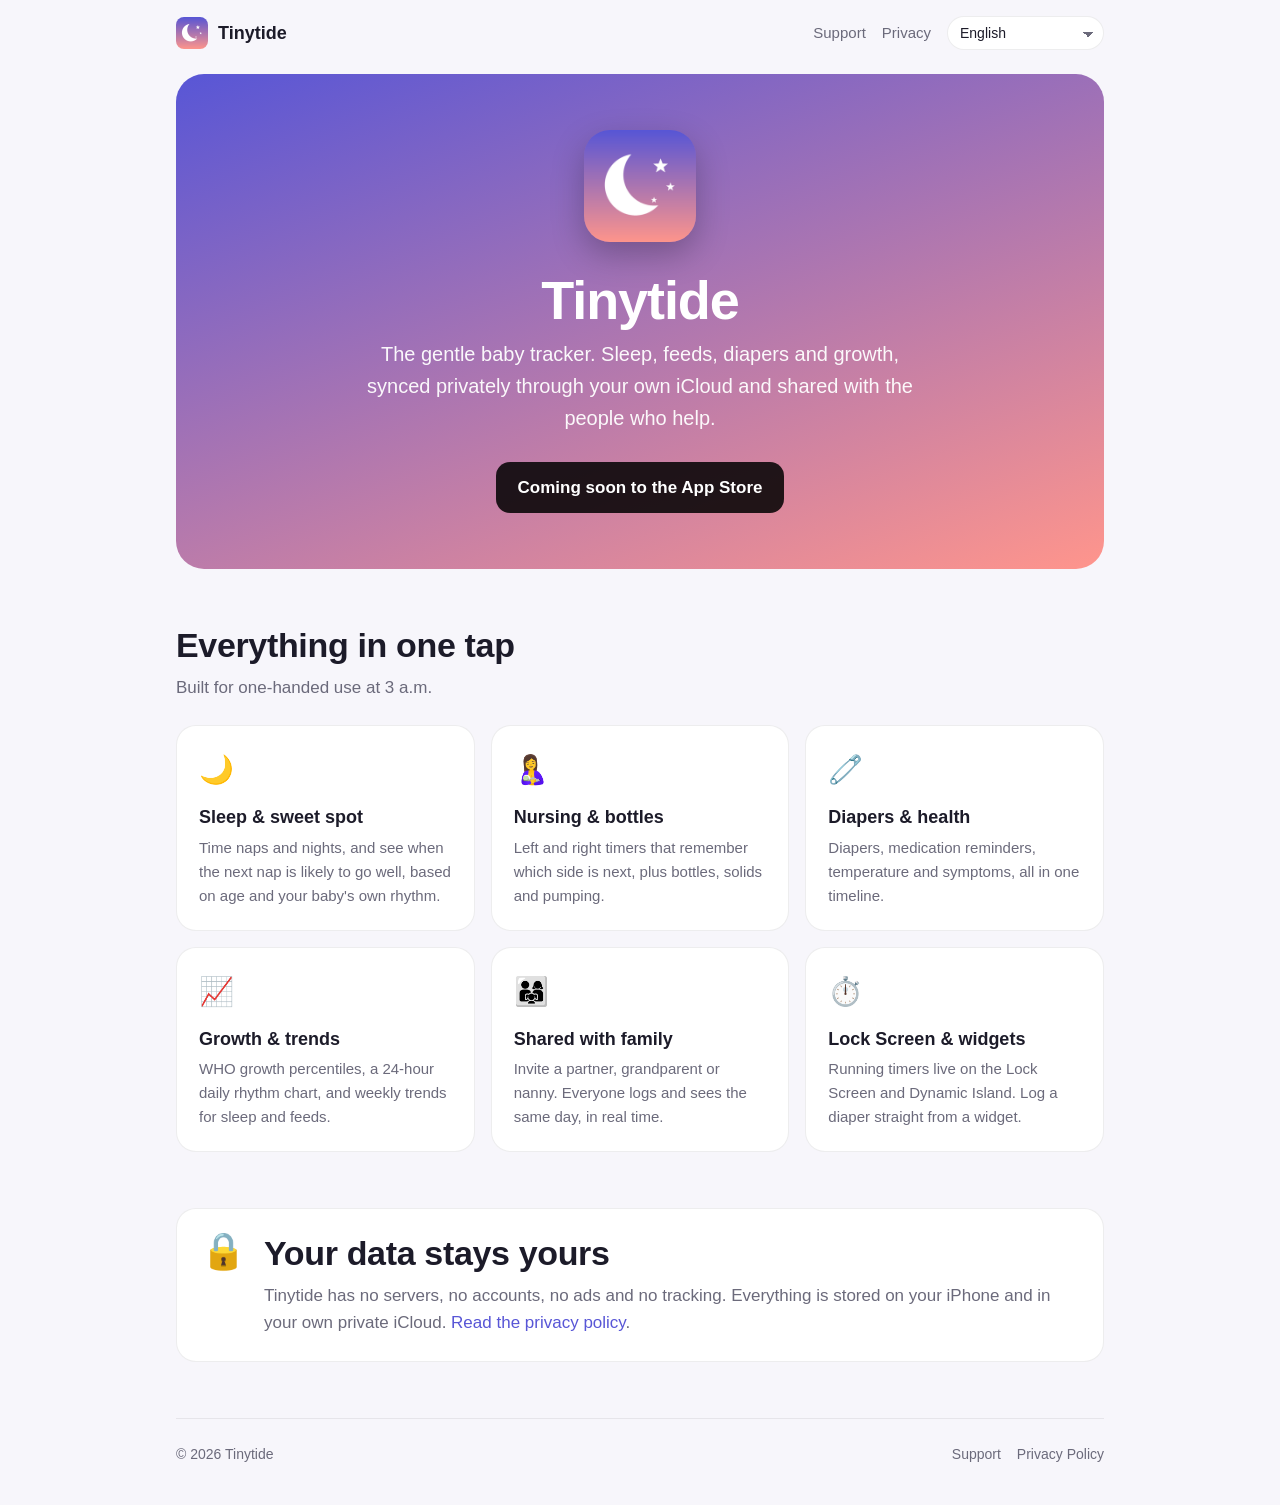
<file: index.html>
<!doctype html>
<html lang="en">
<head>
  <meta charset="utf-8">
  <meta name="viewport" content="width=device-width, initial-scale=1">
  <title data-i18n="home.title">Tinytide — the gentle baby tracker</title>
  <meta name="description" content="Track sleep, feeds, diapers and growth. Synced privately through your own iCloud and shared with family. No ads, no tracking.">
  <meta property="og:title" content="Tinytide — the gentle baby tracker">
  <meta property="og:description" content="Sleep, feeds, diapers and growth, synced privately through your iCloud.">
  <meta property="og:image" content="assets/icon.png">
  <link rel="icon" href="favicon.png">
  <link rel="apple-touch-icon" href="apple-touch-icon.png">
  <link rel="stylesheet" href="assets/style.css">
  <script src="assets/i18n.js"></script>
  <script src="assets/site.js"></script>
</head>
<body>
  <div class="wrap">
    <header class="nav">
      <a class="brand" href="./"><img src="./assets/icon.png" alt=""><span data-i18n="brand">Tinytide</span></a>
      <nav class="nav-links">
        <a class="hide-sm" href="support/" data-i18n="nav.support">Support</a>
        <a class="hide-sm" href="privacy/" data-i18n="nav.privacy">Privacy</a>
        <label class="lang-picker">
          <span class="sr-only" data-i18n="lang.label">Language</span>
          <select class="lang-select" aria-label="Language"></select>
        </label>
      </nav>
    </header>

    <main>
      <div class="hero">
        <img src="assets/icon.png" alt="Tinytide app icon">
        <h1 data-i18n="brand">Tinytide</h1>
        <p data-i18n="home.tagline">The gentle baby tracker. Sleep, feeds, diapers and growth, synced privately through your own iCloud and shared with the people who help.</p>
        <span class="badge" data-i18n="home.badge">Coming soon to the App Store</span>
      </div>

      <section>
        <h2 data-i18n="home.features.title">Everything in one tap</h2>
        <p class="lead" data-i18n="home.features.lead">Built for one-handed use at 3 a.m.</p>
        <div class="grid">
          <div class="card"><div class="emoji">🌙</div><h3 data-i18n="home.f1.title">Sleep &amp; sweet spot</h3><p data-i18n="home.f1.body">Time naps and nights, and see when the next nap is likely to go well, based on age and your baby's own rhythm.</p></div>
          <div class="card"><div class="emoji">🤱</div><h3 data-i18n="home.f2.title">Nursing &amp; bottles</h3><p data-i18n="home.f2.body">Left and right timers that remember which side is next, plus bottles, solids and pumping.</p></div>
          <div class="card"><div class="emoji">🧷</div><h3 data-i18n="home.f3.title">Diapers &amp; health</h3><p data-i18n="home.f3.body">Diapers, medication reminders, temperature and symptoms, all in one timeline.</p></div>
          <div class="card"><div class="emoji">📈</div><h3 data-i18n="home.f4.title">Growth &amp; trends</h3><p data-i18n="home.f4.body">WHO growth percentiles, a 24-hour daily rhythm chart, and weekly trends for sleep and feeds.</p></div>
          <div class="card"><div class="emoji">👨‍👩‍👧</div><h3 data-i18n="home.f5.title">Shared with family</h3><p data-i18n="home.f5.body">Invite a partner, grandparent or nanny. Everyone logs and sees the same day, in real time.</p></div>
          <div class="card"><div class="emoji">⏱️</div><h3 data-i18n="home.f6.title">Lock Screen &amp; widgets</h3><p data-i18n="home.f6.body">Running timers live on the Lock Screen and Dynamic Island. Log a diaper straight from a widget.</p></div>
        </div>
      </section>

      <section>
        <div class="privacy-callout">
          <div class="emoji">🔒</div>
          <div>
            <h2 data-i18n="home.privacy.title">Your data stays yours</h2>
            <p data-i18n="home.privacy.body">Tinytide has no servers, no accounts, no ads and no tracking. Everything is stored on your iPhone and in your own private iCloud. <a href="privacy/">Read the privacy policy</a>.</p>
          </div>
        </div>
      </section>
    </main>

    <footer>
      <span>© 2026 Tinytide</span>
      <nav>
        <a href="support/" data-i18n="footer.support">Support</a>
        <a href="privacy/" data-i18n="footer.privacy">Privacy Policy</a>
      </nav>
    </footer>
  </div>
</body>
</html>
</file>
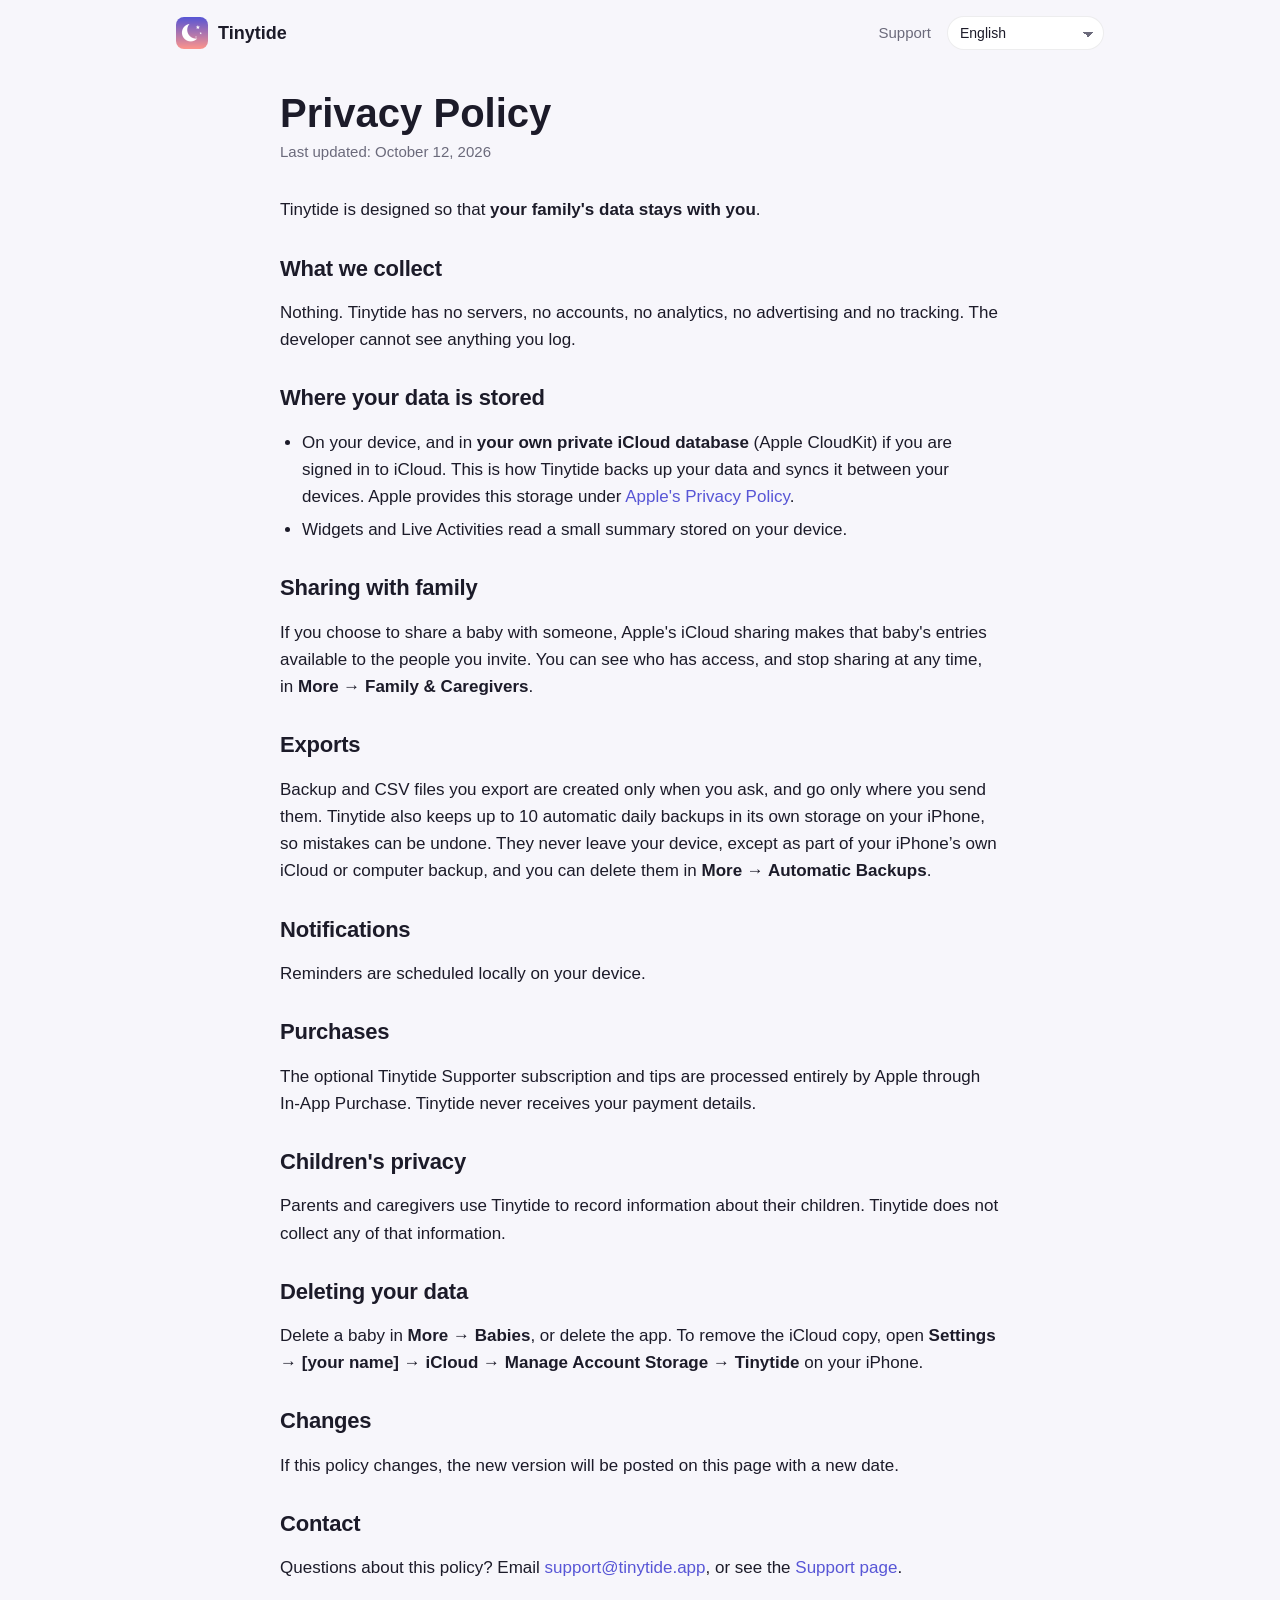
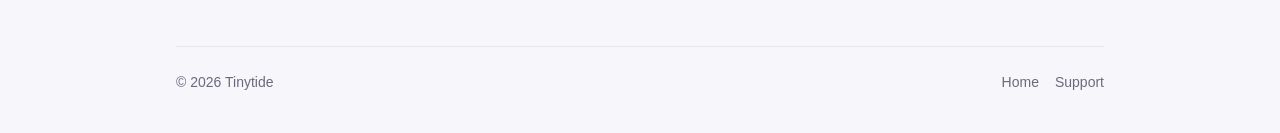
<file: privacy/index.html>
<!doctype html>
<html lang="en">
<head>
  <meta charset="utf-8">
  <meta name="viewport" content="width=device-width, initial-scale=1">
  <title data-i18n="privacy.title">Privacy Policy — Tinytide</title>
  <meta name="description" content="Tinytide collects no data. Everything stays on your device and in your own private iCloud.">
  <link rel="icon" href="../favicon.png">
  <link rel="apple-touch-icon" href="../apple-touch-icon.png">
  <link rel="stylesheet" href="../assets/style.css">
  <script src="../assets/i18n.js"></script>
  <script src="../assets/site.js"></script>
</head>
<body>
  <div class="wrap">
    <header class="nav">
      <a class="brand" href="../"><img src="../assets/icon.png" alt=""><span data-i18n="brand">Tinytide</span></a>
      <nav class="nav-links">
        <a class="hide-sm" href="../support/" data-i18n="nav.support">Support</a>
        <label class="lang-picker">
          <span class="sr-only" data-i18n="lang.label">Language</span>
          <select class="lang-select" aria-label="Language"></select>
        </label>
      </nav>
    </header>

    <main class="doc">
      <h1 data-i18n="privacy.h1">Privacy Policy</h1>
      <p class="updated" data-i18n="privacy.updated">Last updated: October 12, 2026</p>
      <p class="translation-note" data-i18n="privacy.translation_note" hidden></p>
      <p data-i18n="privacy.intro">Tinytide is designed so that <strong>your family's data stays with you</strong>.</p>

      <h2 data-i18n="privacy.collect.h">What we collect</h2>
      <p data-i18n="privacy.collect.p">Nothing. Tinytide has no servers, no accounts, no analytics, no advertising and no tracking. The developer cannot see anything you log.</p>

      <h2 data-i18n="privacy.where.h">Where your data is stored</h2>
      <ul>
        <li data-i18n="privacy.where.li1">On your device, and in <strong>your own private iCloud database</strong> (Apple CloudKit) if you are signed in to iCloud. This is how Tinytide backs up your data and syncs it between your devices. Apple provides this storage under <a href="https://www.apple.com/legal/privacy/">Apple's Privacy Policy</a>.</li>
        <li data-i18n="privacy.where.li2">Widgets and Live Activities read a small summary stored on your device.</li>
      </ul>

      <h2 data-i18n="privacy.sharing.h">Sharing with family</h2>
      <p data-i18n="privacy.sharing.p">If you choose to share a baby with someone, Apple's iCloud sharing makes that baby's entries available to the people you invite. You can see who has access, and stop sharing at any time, in <strong>More → Family &amp; Caregivers</strong>.</p>

      <h2 data-i18n="privacy.exports.h">Exports</h2>
      <p data-i18n="privacy.exports.p">Backup and CSV files you export are created only when you ask, and go only where you send them. Tinytide also keeps up to 10 automatic daily backups in its own storage on your iPhone, so mistakes can be undone. They never leave your device, except as part of your iPhone’s own iCloud or computer backup, and you can delete them in <strong>More → Automatic Backups</strong>.</p>

      <h2 data-i18n="privacy.notifications.h">Notifications</h2>
      <p data-i18n="privacy.notifications.p">Reminders are scheduled locally on your device.</p>

      <h2 data-i18n="privacy.purchases.h">Purchases</h2>
      <p data-i18n="privacy.purchases.p">The optional Tinytide Supporter subscription and tips are processed entirely by Apple through In-App Purchase. Tinytide never receives your payment details.</p>

      <h2 data-i18n="privacy.children.h">Children's privacy</h2>
      <p data-i18n="privacy.children.p">Parents and caregivers use Tinytide to record information about their children. Tinytide does not collect any of that information.</p>

      <h2 data-i18n="privacy.delete.h">Deleting your data</h2>
      <p data-i18n="privacy.delete.p">Delete a baby in <strong>More → Babies</strong>, or delete the app. To remove the iCloud copy, open <strong>Settings → [your name] → iCloud → Manage Account Storage → Tinytide</strong> on your iPhone.</p>

      <h2 data-i18n="privacy.changes.h">Changes</h2>
      <p data-i18n="privacy.changes.p">If this policy changes, the new version will be posted on this page with a new date.</p>

      <h2 data-i18n="privacy.contact.h">Contact</h2>
      <p data-i18n="privacy.contact.p">Questions about this policy? Email <a href="mailto:support@tinytide.app">support@tinytide.app</a>, or see the <a href="../support/">Support page</a>.</p>
    </main>

    <footer>
      <span>© 2026 Tinytide</span>
      <nav>
        <a href="../" data-i18n="nav.home">Home</a>
        <a href="../support/" data-i18n="footer.support">Support</a>
      </nav>
    </footer>
  </div>
</body>
</html>
</file>
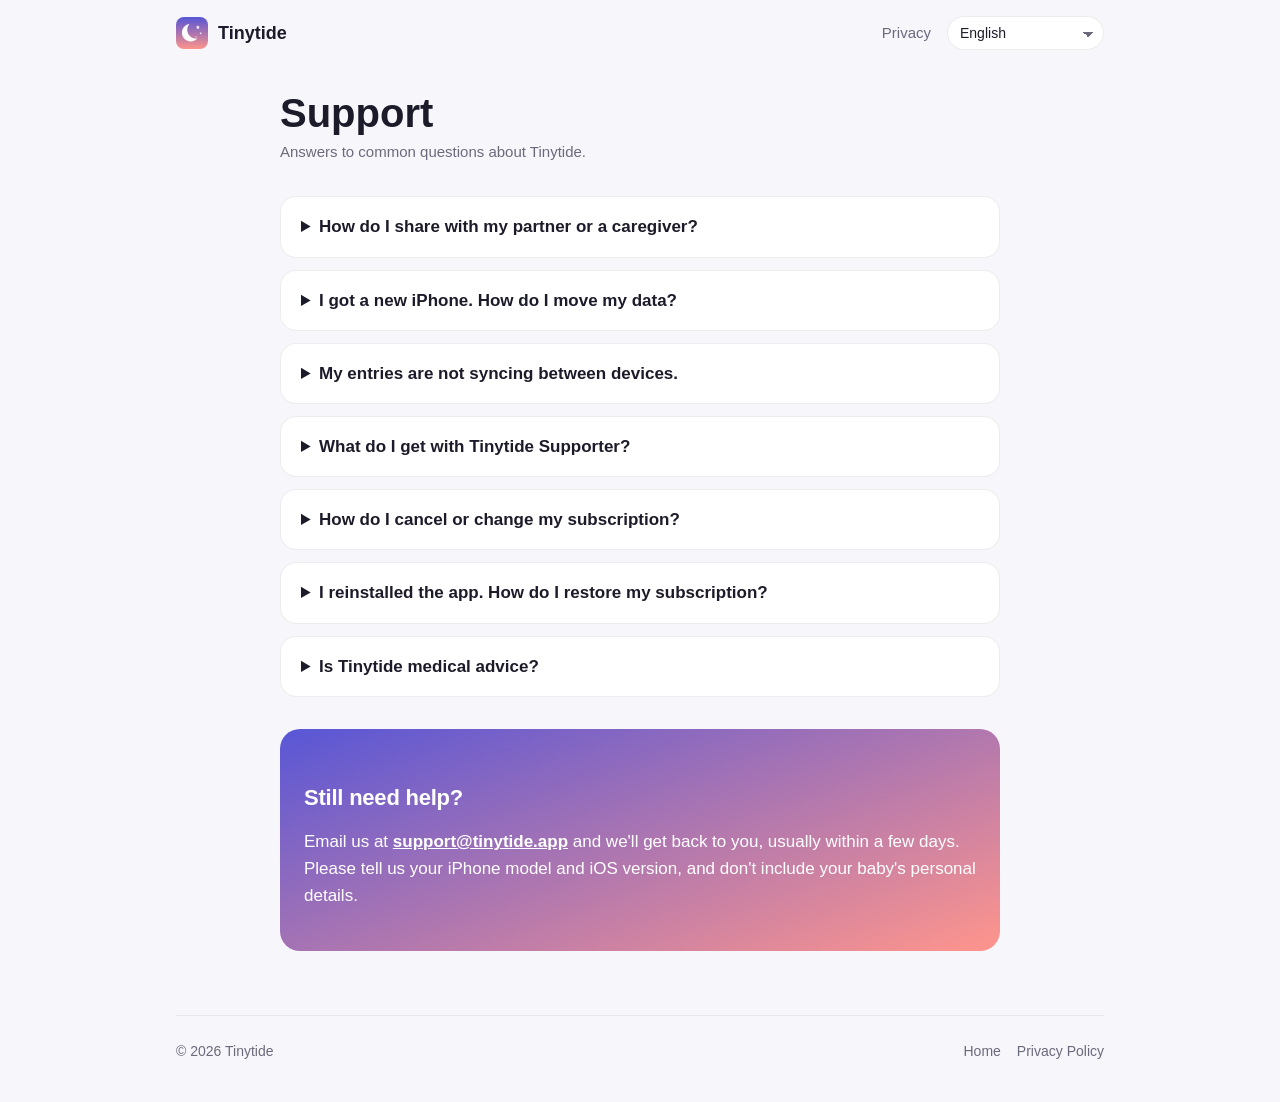
<file: support/index.html>
<!doctype html>
<html lang="en">
<head>
  <meta charset="utf-8">
  <meta name="viewport" content="width=device-width, initial-scale=1">
  <title data-i18n="support.title">Support — Tinytide</title>
  <meta name="description" content="Help with family sharing, moving to a new iPhone, iCloud sync and the Tinytide Supporter subscription.">
  <link rel="icon" href="../favicon.png">
  <link rel="apple-touch-icon" href="../apple-touch-icon.png">
  <link rel="stylesheet" href="../assets/style.css">
  <script src="../assets/i18n.js"></script>
  <script src="../assets/site.js"></script>
</head>
<body>
  <div class="wrap">
    <header class="nav">
      <a class="brand" href="../"><img src="../assets/icon.png" alt=""><span data-i18n="brand">Tinytide</span></a>
      <nav class="nav-links">
        <a class="hide-sm" href="../privacy/" data-i18n="nav.privacy">Privacy</a>
        <label class="lang-picker">
          <span class="sr-only" data-i18n="lang.label">Language</span>
          <select class="lang-select" aria-label="Language"></select>
        </label>
      </nav>
    </header>

    <main class="doc">
      <h1 data-i18n="support.h1">Support</h1>
      <p class="updated" data-i18n="support.lead">Answers to common questions about Tinytide.</p>

      <details>
        <summary data-i18n="support.share.q">How do I share with my partner or a caregiver?</summary>
        <ol>
          <li data-i18n="support.share.li1">Open <strong>More → Family &amp; Caregivers</strong> and tap <strong>Share [baby's name]</strong>.</li>
          <li data-i18n="support.share.li2">Send the invitation by Messages, Mail or any other app.</li>
          <li data-i18n="support.share.li3">They open the link on an iPhone with Tinytide installed and accept. The baby appears in their app and stays in sync.</li>
        </ol>
        <p data-i18n="support.share.p">Both of you need to be signed in to iCloud. From the same screen you can see who has access, change permissions, or stop sharing.</p>
      </details>

      <details>
        <summary data-i18n="support.move.q">I got a new iPhone. How do I move my data?</summary>
        <p data-i18n="support.move.p1"><strong>Same Apple ID:</strong> sign in to iCloud on the new phone and install Tinytide. Your data downloads automatically.</p>
        <p data-i18n="support.move.p2"><strong>Different Apple ID:</strong> on the old phone, go to <strong>More → Backup &amp; Transfer → Export Backup File</strong>, AirDrop it to the new phone, then choose <strong>Import Backup File</strong> there. Importing merges entries and never creates duplicates.</p>
      </details>

      <details>
        <summary data-i18n="support.sync.q">My entries are not syncing between devices.</summary>
        <ul>
          <li data-i18n="support.sync.li1">Check that you are signed in to iCloud on every device, with iCloud enabled for Tinytide (<strong>Settings → [your name] → iCloud → Apps Using iCloud</strong>).</li>
          <li data-i18n="support.sync.li2">If your iCloud storage is full, sync pauses until there is space. Your data is still safe on the device.</li>
          <li data-i18n="support.sync.li3">Open Tinytide and keep it open for a minute. <strong>More → iCloud Sync</strong> shows the last sync time.</li>
        </ul>
      </details>

      <details>
        <summary data-i18n="support.supporter.q">What do I get with Tinytide Supporter?</summary>
        <p data-i18n="support.supporter.p">Every tracking feature in Tinytide is free. Supporters get alternate app icons, theme colors and a supporter badge as a thank-you, and the subscription can be shared with your family through Family Sharing.</p>
      </details>

      <details>
        <summary data-i18n="support.cancel.q">How do I cancel or change my subscription?</summary>
        <p data-i18n="support.cancel.p">Open <strong>Settings → [your name] → Subscriptions → Tinytide</strong> on your iPhone, or tap <strong>Manage</strong> on the Tinytide Supporter screen in the app. Apple handles all billing.</p>
      </details>

      <details>
        <summary data-i18n="support.restore.q">I reinstalled the app. How do I restore my subscription?</summary>
        <p data-i18n="support.restore.p">Go to <strong>More → Support Tinytide → Tinytide Supporter</strong> and tap <strong>Restore Purchases</strong>.</p>
      </details>

      <details>
        <summary data-i18n="support.medical.q">Is Tinytide medical advice?</summary>
        <p data-i18n="support.medical.p">No. Sleep predictions, growth percentiles and health alerts are general guidance only. Always talk to your pediatrician about your baby's health.</p>
      </details>

      <div class="contact">
        <h2 data-i18n="support.contact.h">Still need help?</h2>
        <p data-i18n="support.contact.p">Email us at <a href="mailto:support@tinytide.app?subject=Tinytide%20Support">support@tinytide.app</a> and we'll get back to you, usually within a few days. Please tell us your iPhone model and iOS version, and don't include your baby's personal details.</p>
      </div>
    </main>

    <footer>
      <span>© 2026 Tinytide</span>
      <nav>
        <a href="../" data-i18n="nav.home">Home</a>
        <a href="../privacy/" data-i18n="footer.privacy">Privacy Policy</a>
      </nav>
    </footer>
  </div>
</body>
</html>
</file>
<file: assets/style.css>
:root {
  --indigo: #5856d6;
  --peach: #ff958c;
  --pink: #ff2d55;
  --bg: #f7f6fb;
  --card: #ffffff;
  --text: #1c1b29;
  --muted: #6b6a7b;
  --border: rgba(28, 27, 41, 0.08);
  --radius: 20px;
  color-scheme: light dark;
}

@media (prefers-color-scheme: dark) {
  :root {
    --bg: #111018;
    --card: #1c1b26;
    --text: #f2f1f8;
    --muted: #a3a1b5;
    --border: rgba(255, 255, 255, 0.08);
  }
}

* { box-sizing: border-box; }

html { -webkit-text-size-adjust: 100%; }

body {
  margin: 0;
  background: var(--bg);
  color: var(--text);
  font: 17px/1.6 -apple-system, BlinkMacSystemFont, "SF Pro Text", "PingFang SC", "Hiragino Sans GB",
    "Helvetica Neue", "Microsoft YaHei", sans-serif;
}

a { color: var(--indigo); text-decoration: none; }
a:hover { text-decoration: underline; }

.wrap { max-width: 960px; margin: 0 auto; padding: 0 16px; }

/* Header */
.nav {
  display: flex; align-items: center; justify-content: space-between;
  padding: 16px 0;
}
.brand { display: flex; align-items: center; gap: 10px; color: var(--text); font-weight: 700; font-size: 18px; }
.brand img { width: 32px; height: 32px; border-radius: 8px; }
.nav-links { display: flex; align-items: center; gap: 16px; font-size: 15px; }
.nav-links a { color: var(--muted); }
.lang-select {
  appearance: none; -webkit-appearance: none;
  border: 1px solid var(--border); background: var(--card); color: var(--text);
  border-radius: 999px; padding: 5px 30px 5px 12px; font: inherit; font-size: 14px; cursor: pointer;
  background-image: linear-gradient(45deg, transparent 50%, var(--muted) 50%), linear-gradient(135deg, var(--muted) 50%, transparent 50%);
  background-position: calc(100% - 15px) 55%, calc(100% - 10px) 55%;
  background-size: 5px 5px; background-repeat: no-repeat;
}
.sr-only {
  position: absolute; width: 1px; height: 1px; padding: 0; margin: -1px;
  overflow: hidden; clip: rect(0, 0, 0, 0); white-space: nowrap; border: 0;
}
.translation-note {
  font-size: 14px; color: var(--muted); background: var(--card); border: 1px solid var(--border);
  border-radius: 12px; padding: 10px 14px;
}

/* Hero */
.hero {
  margin-top: 8px;
  border-radius: 28px;
  padding: 56px 24px;
  text-align: center;
  color: #fff;
  background: linear-gradient(160deg, var(--indigo), var(--peach));
}
.hero img { width: 112px; height: 112px; border-radius: 26px; box-shadow: 0 12px 32px rgba(0, 0, 0, 0.25); }
.hero h1 { font-size: clamp(34px, 7vw, 54px); line-height: 1.1; margin: 20px 0 8px; letter-spacing: -0.02em; }
.hero p { font-size: clamp(17px, 3vw, 20px); max-width: 560px; margin: 0 auto; opacity: 0.95; }
.badge {
  display: inline-block; margin-top: 28px; padding: 12px 22px; border-radius: 14px;
  background: rgba(0, 0, 0, 0.85); color: #fff; font-weight: 600;
}

/* Sections */
section { margin: 56px 0; }
h2 { font-size: clamp(26px, 5vw, 34px); line-height: 1.2; margin: 0 0 8px; letter-spacing: -0.01em; }
.lead { color: var(--muted); margin: 0 0 24px; }

.grid { display: grid; gap: 16px; grid-template-columns: repeat(auto-fit, minmax(240px, 1fr)); }
.card {
  background: var(--card); border: 1px solid var(--border); border-radius: var(--radius);
  padding: 22px;
}
.card .emoji { font-size: 28px; }
.card h3 { margin: 10px 0 4px; font-size: 18px; }
.card p { margin: 0; color: var(--muted); font-size: 15px; }

.privacy-callout {
  display: flex; gap: 18px; align-items: flex-start;
  background: var(--card); border: 1px solid var(--border); border-radius: var(--radius); padding: 24px;
}
.privacy-callout .emoji { font-size: 36px; line-height: 1; }
.privacy-callout p { margin: 4px 0 0; color: var(--muted); }

/* Document pages (privacy, support) */
.doc { max-width: 720px; margin: 24px auto 64px; }
.doc h1 { font-size: clamp(30px, 6vw, 40px); line-height: 1.15; margin: 16px 0 4px; }
.doc .updated { color: var(--muted); font-size: 15px; margin: 0 0 32px; }
.doc h2 { font-size: 22px; margin: 32px 0 8px; }
.doc ul { padding-left: 22px; }
.doc li { margin: 6px 0; }

details {
  background: var(--card); border: 1px solid var(--border); border-radius: 16px;
  padding: 16px 20px; margin: 12px 0;
}
summary { cursor: pointer; font-weight: 600; }
details[open] summary { margin-bottom: 8px; }
details p, details ol, details ul { color: var(--muted); margin: 8px 0 0; }

.contact {
  margin-top: 32px; padding: 24px; border-radius: var(--radius); color: #fff;
  background: linear-gradient(160deg, var(--indigo), var(--peach));
}
.contact a { color: #fff; font-weight: 600; text-decoration: underline; }

/* Footer */
footer {
  border-top: 1px solid var(--border); padding: 24px 0 40px; color: var(--muted); font-size: 14px;
  display: flex; flex-wrap: wrap; gap: 8px 20px; justify-content: space-between;
}
footer nav { display: flex; gap: 16px; }
footer a { color: var(--muted); }

@media (max-width: 520px) {
  .nav-links a.hide-sm { display: none; }
  .hero { padding: 44px 18px; border-radius: 22px; }
  .privacy-callout { flex-direction: column; }
}
</file>
